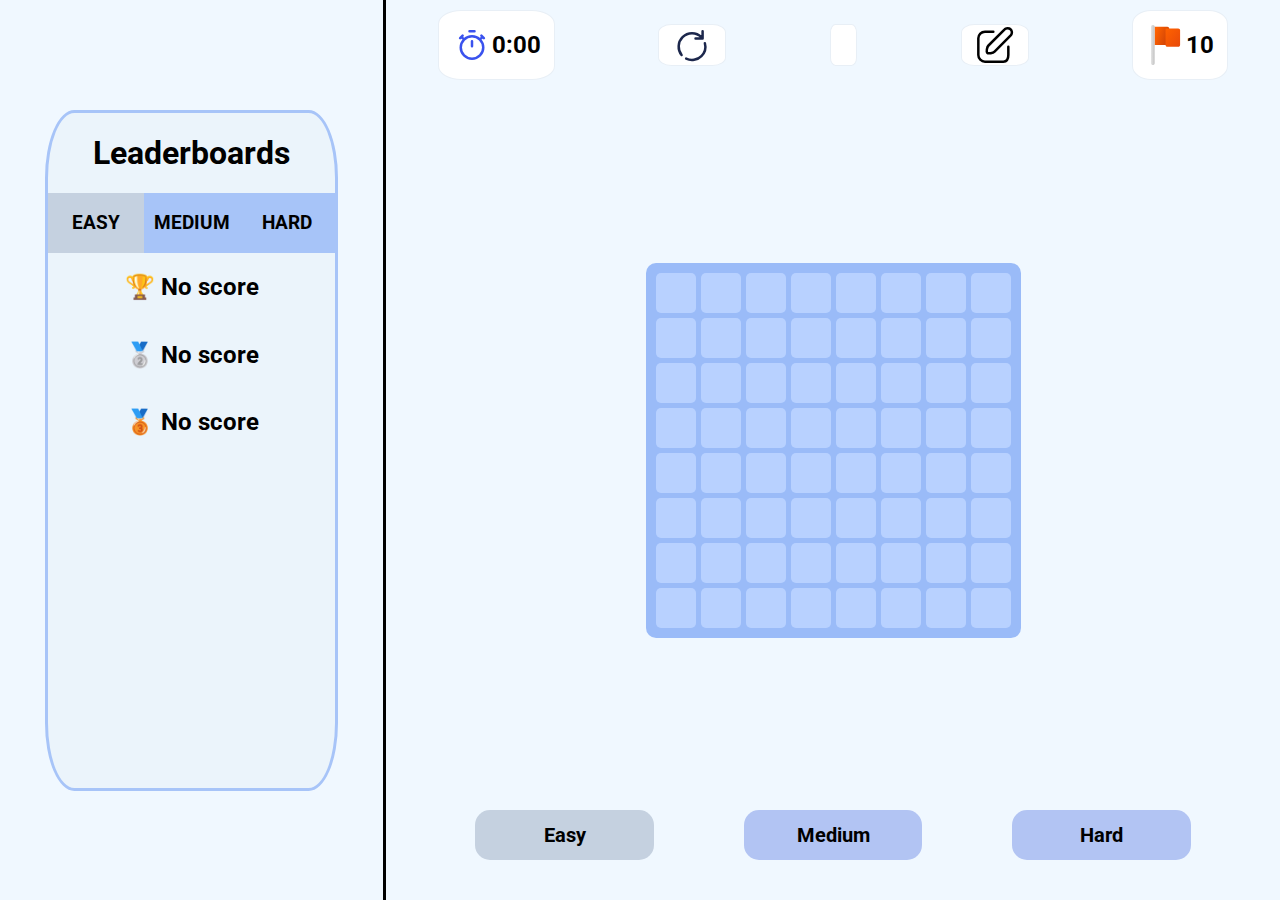
<file: MineSweeper V3/index.html>
<!DOCTYPE html>

<html>
  <header>
    <meta charset="UTF-8" />
    <meta name="viewport" content="width=device-width, initial-scale=1.0" />
    <title>Minesweeper</title>
    <link rel="stylesheet" href="styles.css" />
    <link rel="preconnect" href="https://fonts.googleapis.com" />
    <link rel="preconnect" href="https://fonts.gstatic.com" crossorigin />
    <link
      href="https://fonts.googleapis.com/css2?family=Roboto:ital,wght@0,100;0,300;0,400;0,500;0,700;0,900;1,100;1,300;1,400;1,500;1,700;1,900&display=swap"
      rel="stylesheet"
    />
  </header>
  <body>
    <div class="left-panel">
      <div class="leaderboard">
        <div class="card">
          <h1>Leaderboards</h1>
          <div class="categories-container">
            <div
              id="leaderboard-easy"
              class="category"
              onclick="updateLeaderboards('easy')"
            >
              <h3>EASY</h3>
            </div>
            <div
              class="category"
              id="leaderboard-medium"
              onclick="updateLeaderboards('medium')"
            >
              <h3>MEDIUM</h3>
            </div>
            <div
              class="category"
              id="leaderboard-hard"
              onclick="updateLeaderboards('hard')"
            >
              <h3>HARD</h3>
            </div>
          </div>
          <div class="ranks">
            <div class="rank">
              <h2 id="rank1">🏆 - Be the first here...</h2>
            </div>
            <div class="rank">
              <h2 id="rank2">🏅 - Be the first here...</h2>
            </div>
            <div class="rank">
              <h2 id="rank3">🥉 - Be the first here...</h2>
            </div>
          </div>
        </div>
      </div>
    </div>
    <div class="right-panel">
      <div class="top">
        <div>
          <img src="clock2.svg" alt="" />
          <h2 id="clock">0:00</h2>
        </div>
        <div class="clickable" onclick="location.reload()">
          <img src="refresh.svg" alt="" />
        </div>
        <div>
          <h2 id="gamer_tag">Player 1</h2>
        </div>
        <div class="clickable" onclick="editGamerTag()">
          <img src="edit.svg" alt="" />
        </div>
        <div>
          <img src="flag.svg" alt="" />
          <h2 id="flag_counter"></h2>
        </div>
      </div>
      <div class="board">
        <div id="grid" class="grid"></div>
      </div>
      <div id="diffRow" class="bottom"></div>
    </div>
    <script src="script.js"></script>
  </body>
</html>
</file>
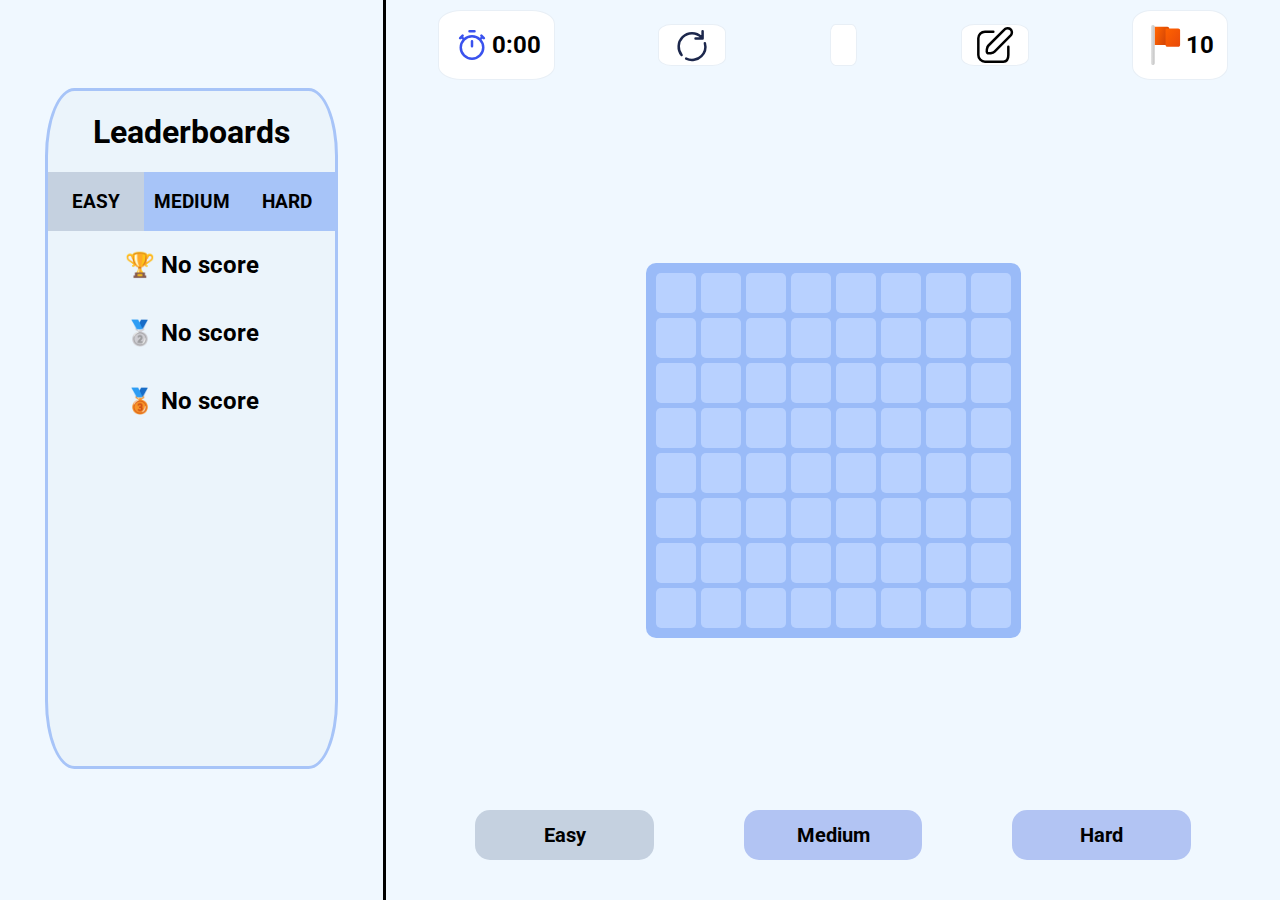
<file: MineSweeper V4/index.html>
<!DOCTYPE html>

<html>
  <head>
    <meta charset="UTF-8" />
    <meta name="viewport" content="width=device-width, initial-scale=1.0" />
    <title>Minesweeper</title>
    <link rel="stylesheet" href="styles.css" />
    <link rel="preconnect" href="https://fonts.googleapis.com" />
    <link rel="preconnect" href="https://fonts.gstatic.com" crossorigin />
    <link
      href="https://fonts.googleapis.com/css2?family=Roboto:ital,wght@0,100;0,300;0,400;0,500;0,700;0,900;1,100;1,300;1,400;1,500;1,700;1,900&display=swap"
      rel="stylesheet"
    />
    <link rel="icon" href="customCursor.png" type="image/png" />
  </head>
  <body>
    <audio id="background-music" autoplay loop>
      <source src="music.mp3" type="audio/mp3" />
    </audio>
    <div class="left-panel">
      <div class="leaderboard">
        <div class="card">
          <h1>Leaderboards</h1>
          <div class="categories-container">
            <div
              id="leaderboard-easy"
              class="category"
              onclick="updateLeaderboards('easy')"
            >
              <h3>EASY</h3>
            </div>
            <div
              class="category"
              id="leaderboard-medium"
              onclick="updateLeaderboards('medium')"
            >
              <h3>MEDIUM</h3>
            </div>
            <div
              class="category"
              id="leaderboard-hard"
              onclick="updateLeaderboards('hard')"
            >
              <h3>HARD</h3>
            </div>
          </div>
          <div class="ranks">
            <div class="rank">
              <h2 id="rank1">🏆 - Be the first here...</h2>
            </div>
            <div class="rank">
              <h2 id="rank2">🏅 - Be the first here...</h2>
            </div>
            <div class="rank">
              <h2 id="rank3">🥉 - Be the first here...</h2>
            </div>
          </div>
        </div>

        <h1 id="end-game-text"></h1>
      </div>
    </div>
    <div class="right-panel">
      <div class="top">
        <div>
          <img src="clock2.svg" alt="" />
          <h2 id="clock">0:00</h2>
        </div>
        <div class="clickable" onclick="location.reload()">
          <img src="refresh.svg" alt="" />
        </div>
        <div>
          <h2 id="gamer_tag">Player 1</h2>
        </div>
        <div class="clickable" onclick="editGamerTag()">
          <img src="edit.svg" alt="" />
        </div>
        <div>
          <img src="flag.svg" alt="" />
          <h2 id="flag_counter"></h2>
        </div>
      </div>
      <div class="board">
        <div id="grid" class="grid"></div>
      </div>
      <div id="diffRow" class="bottom"></div>
    </div>
    <script src="script.js"></script>
  </body>
</html>
</file>
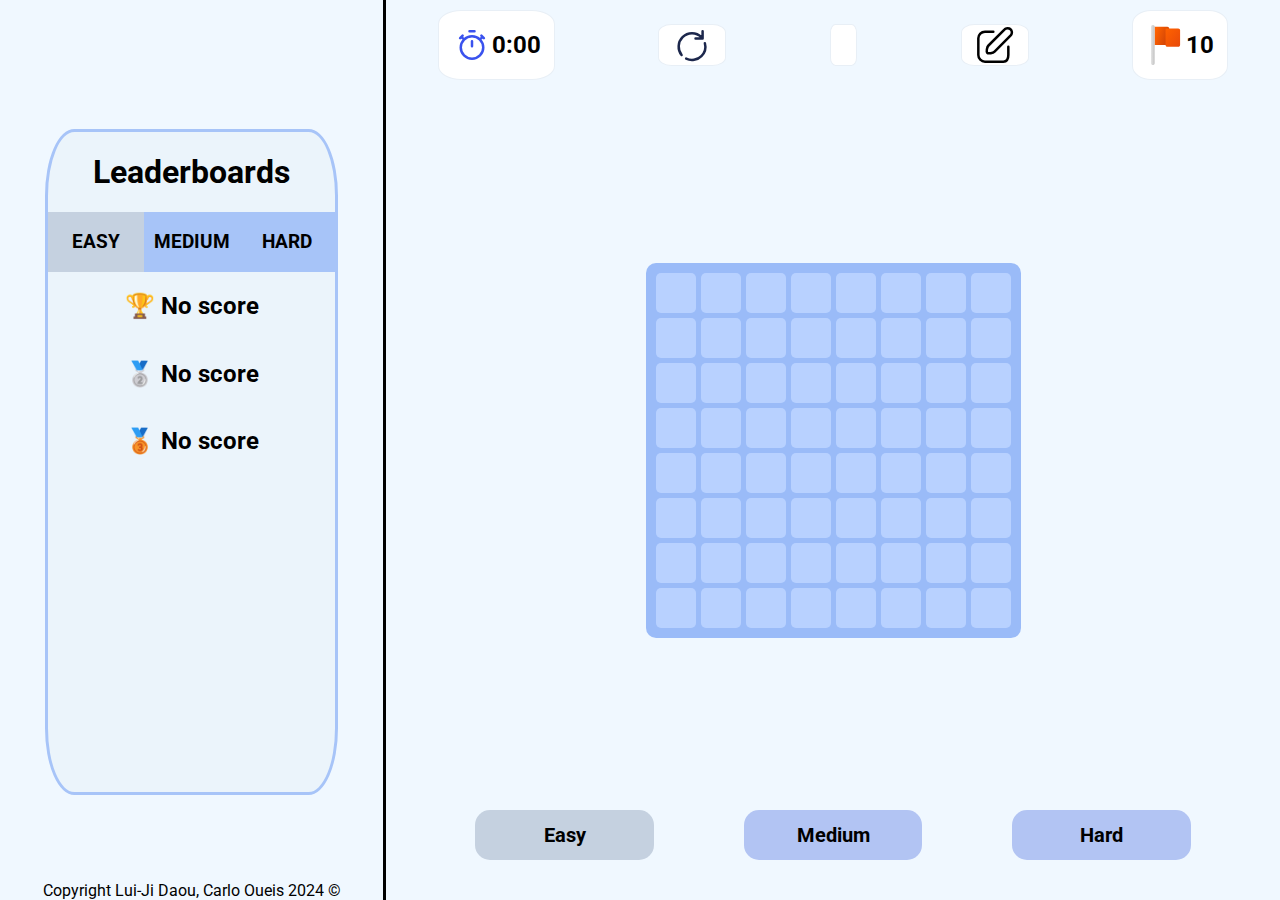
<file: MineSweeper V5/index.html>
<!DOCTYPE html>

<html>
  <head>
    <meta charset="UTF-8" />
    <meta name="viewport" content="width=device-width, initial-scale=1.0" />
    <title>Minesweeper</title>
    <link rel="stylesheet" href="styles.css" />
    <link rel="preconnect" href="https://fonts.googleapis.com" />
    <link rel="preconnect" href="https://fonts.gstatic.com" crossorigin />
    <link
      href="https://fonts.googleapis.com/css2?family=Roboto:ital,wght@0,100;0,300;0,400;0,500;0,700;0,900;1,100;1,300;1,400;1,500;1,700;1,900&display=swap"
      rel="stylesheet"
    />
    <link rel="icon" href="customCursor.png" type="image/png" />
  </head>
  <body>
    <audio id="background-music" autoplay loop>
      <source src="music.mp3" type="audio/mp3" />
    </audio>
    <div class="left-panel">
      <div class="leaderboard">
        <h1 id="end-game-text"></h1>
        <div class="card">
          <h1>Leaderboards</h1>
          <div class="categories-container">
            <div
              id="leaderboard-easy"
              class="category"
              onclick="updateLeaderboards('easy')"
            >
              <h3>EASY</h3>
            </div>
            <div
              class="category"
              id="leaderboard-medium"
              onclick="updateLeaderboards('medium')"
            >
              <h3>MEDIUM</h3>
            </div>
            <div
              class="category"
              id="leaderboard-hard"
              onclick="updateLeaderboards('hard')"
            >
              <h3>HARD</h3>
            </div>
          </div>
          <div class="ranks">
            <div class="rank">
              <h2 id="rank1">🏆 - Be the first here...</h2>
            </div>
            <div class="rank">
              <h2 id="rank2">🏅 - Be the first here...</h2>
            </div>
            <div class="rank">
              <h2 id="rank3">🥉 - Be the first here...</h2>
            </div>
          </div>
        </div>
      </div>
      <footer>Copyright Lui-Ji Daou, Carlo Oueis 2024 ©</footer>
    </div>
    <div class="right-panel">
      <div class="top">
        <div>
          <img src="clock2.svg" alt="" />
          <h2 id="clock">0:00</h2>
        </div>
        <div class="clickable" onclick="location.reload()">
          <img src="refresh.svg" alt="" />
        </div>
        <div>
          <h2 id="gamer_tag">Player 1</h2>
        </div>
        <div class="clickable" onclick="editGamerTag()">
          <img src="edit.svg" alt="" />
        </div>
        <div>
          <img src="flag.svg" alt="" />
          <h2 id="flag_counter"></h2>
        </div>
      </div>
      <div class="board">
        <div id="grid" class="grid"></div>
      </div>
      <div id="diffRow" class="bottom"></div>
    </div>
    <script src="script.js"></script>
  </body>
</html>
</file>
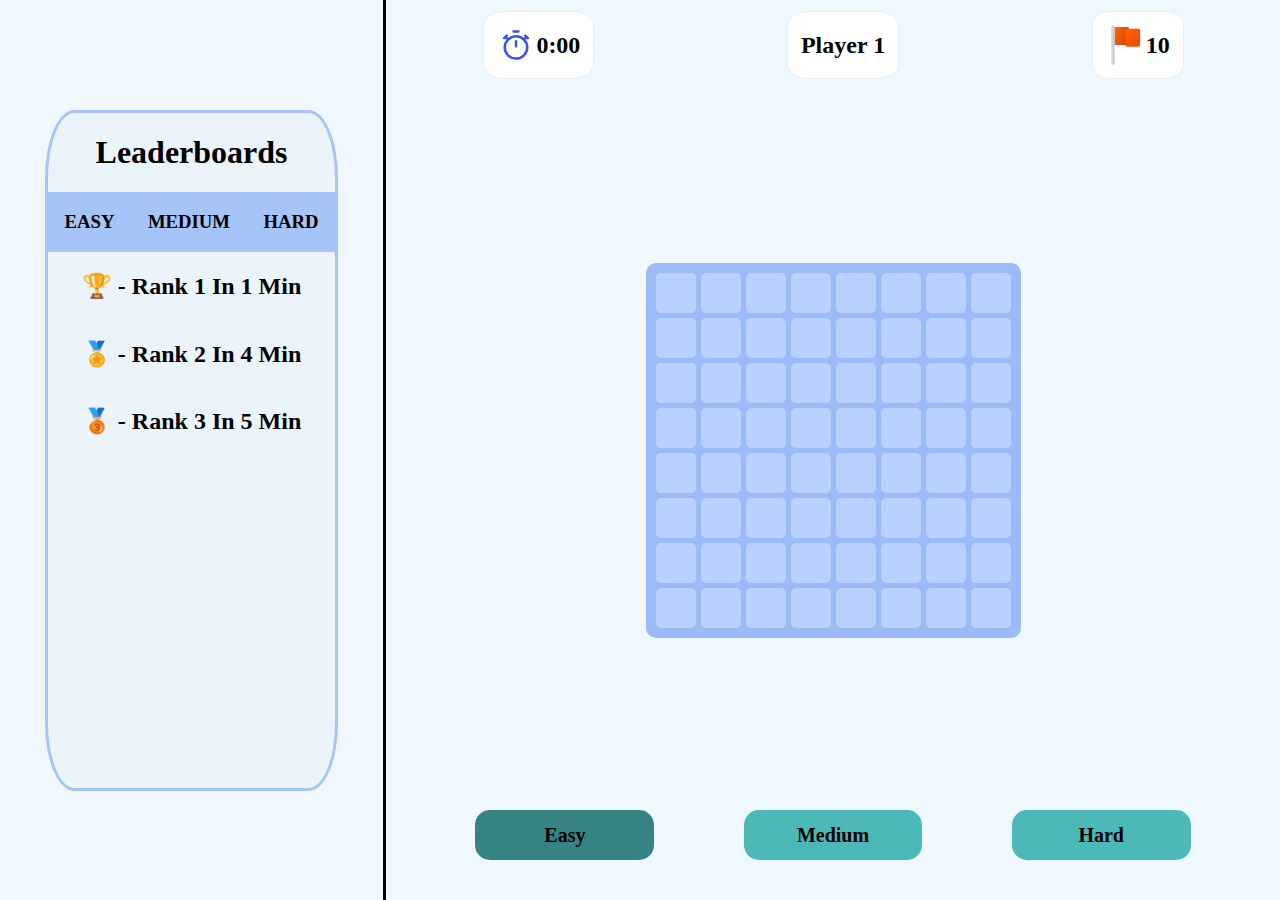
<file: MineSweeper/index.html>
<!DOCTYPE html>

<html>
  <header>
    <meta charset="UTF-8" />
    <meta name="viewport" content="width=device-width, initial-scale=1.0" />
    <title>Minesweeper</title>
    <link rel="stylesheet" href="styles.css" />
  </header>
  <body>
    <div class="left-panel">
      <div class="leaderboard">
        <div class="card">
          <h1>Leaderboards</h1>
          <div class="categories-container">
            <div class="category"><h3>EASY</h3></div>
            <div class="category"><h3>MEDIUM</h3></div>
            <div class="category"><h3>HARD</h3></div>
          </div>
          <div class="ranks">
            <div class="rank"><h2>🏆 - Rank 1 In 1 Min</h2></div>
            <div class="rank"><h2>🏅 - Rank 2 In 4 Min</h2></div>
            <div class="rank"><h2>🥉 - Rank 3 In 5 Min</h2></div>
          </div>
        </div>
      </div>
    </div>
    <div class="right-panel">
      <div class="top">
        <div>
          <img src="clock2.svg" alt="" />
          <h2>0:00</h2>
        </div>
        <div>
          <h2>Player 1</h2>
        </div>
        <div>
          <img src="flag.svg" alt="" />
          <h2 id="flag_counter"></h2>
        </div>
      </div>
      <div class="board">
        <div id="grid" class="grid"></div>
      </div>
      <div id="diffRow" class="bottom"></div>
    </div>
    <script src="script.js"></script>
  </body>
</html>
</file>
<file: MineSweeper V3/styles.css>
body {
  padding: 0;
  margin: 0;
  background-color: aliceblue;
  background-size: cover;
  display: flex;
  font-family: "Roboto", sans-serif;
  user-select: none;
}

.left-panel {
  width: 30vw;
  height: 100vh;
  border-right: solid;
  display: flex;
}

.card {
  background-color: rgb(235, 244, 251);
  border-radius: 10%;
  width: 75%;
  height: 75%;
  text-align: center;
  border: solid;
  border-color: #a7c4f8;
}

.leaderboard {
  height: 100%;
  width: 100%;
  display: flex;
  flex-direction: column;
  justify-content: center;
  align-items: center;
}

.categories-container {
  background-color: #a7c4f8;
  display: flex;
  justify-content: space-between;
  width: 100%;
}

.category {
  cursor: pointer;
  width: 100%;
  margin: auto;
}

.ranks {
  width: 100%;
  display: flex;
  flex-direction: column;
}

.rank {
  width: 100%;
  margin: auto;
  text-align: center;
}

.right-panel {
  width: 70vw;
  height: 100vh;
  display: flex;
  flex-direction: column;
  align-items: center;
  justify-content: center;
}

.top,
.bottom {
  height: 10vh;
  width: 100%;
  display: flex;
  justify-content: space-between;
}

.top div {
  background-color: rgb(255, 255, 255);
  border-radius: 20%;
  padding: 0 1vw;
  margin: auto;
  border: solid;
  border-width: 0.1vw;
  border-color: rgb(232, 239, 246);
  display: flex;
}

.clickable {
  cursor: pointer;
}

.clickable img {
  margin-left: auto;
  margin-right: auto;
}

.top div img {
  max-width: 2.5em;
}

/*////////////
// Mine sweeper grid
////////////*/
.board {
  max-height: 80vh;
  margin: auto;
  cursor: default;
}
.grid {
  border-radius: 10px;
  background-color: #9abbf8;
  display: grid;
  padding: 10px;
  max-width: fit-content;
}
.cell {
  text-align: center;
  align-content: center;
  justify-content: center;
  font-size: 95%;
  white-space: nowrap;
}
.cell.covered {
  background-color: #b8d1ff;
  border-radius: 5px;
  border-color: transparent;
}
.cell.uncovered {
  background-color: #9abbf8;
  border-radius: 0px;
}

/*/////////////
//  Difficulty buttons panel
////////////*/
.bottom {
  display: flex;
  justify-content: space-evenly;
}
.button {
  width: 20%;
  height: 50px;
  background-color: #b2c4f3;
  border-radius: 15px;
  border-color: transparent;
  text-align: center;
  align-content: center;
  font-size: 20px;
  font-weight: bold;
  cursor: default;
}
.button:hover {
  opacity: 80%;
}
.selected {
  /* border: solid;
  border-width: 0.1em; */
  background-color: #c5d1e0;
}
.board img {
  /* max-width: 30vw; */
  max-height: 75vh;
}

input {
  width: 100%;
  height: 100%;
}
</file>
<file: MineSweeper V4/styles.css>
body {
  padding: 0;
  margin: 0;
  background-color: aliceblue;
  background-size: cover;
  display: flex;
  font-family: "Roboto", sans-serif;
  user-select: none;
  cursor: url("customCursor.png"), auto;
}

.left-panel {
  width: 30vw;
  height: 100vh;
  border-right: solid;
  display: flex;
}

.card {
  background-color: rgb(235, 244, 251);
  border-radius: 10%;
  width: 75%;
  height: 75%;
  text-align: center;
  border: solid;
  border-color: #a7c4f8;
}

.leaderboard {
  height: 100%;
  width: 100%;
  display: flex;
  flex-direction: column;
  justify-content: center;
  align-items: center;
}

.categories-container {
  background-color: #a7c4f8;
  display: flex;
  justify-content: space-between;
  width: 100%;
}

.category {
  cursor: pointer;
  width: 100%;
  margin: auto;
}

.ranks {
  width: 100%;
  display: flex;
  flex-direction: column;
}

.rank {
  width: 100%;
  margin: auto;
  text-align: center;
}

.right-panel {
  width: 70vw;
  height: 100vh;
  display: flex;
  flex-direction: column;
  align-items: center;
  justify-content: center;
}

.top,
.bottom {
  height: 10vh;
  width: 100%;
  display: flex;
  justify-content: space-between;
}

.top div {
  background-color: rgb(255, 255, 255);
  border-radius: 20%;
  padding: 0 1vw;
  margin: auto;
  border: solid;
  border-width: 0.1vw;
  border-color: rgb(232, 239, 246);
  display: flex;
}

.clickable {
  cursor: pointer;
}

.clickable img {
  margin-left: auto;
  margin-right: auto;
}

.top div img {
  max-width: 2.5em;
}

/*////////////
// Mine sweeper grid
////////////*/
.board {
  max-height: 80vh;
  margin: auto;
}
.grid {
  border-radius: 10px;
  background-color: #9abbf8;
  display: grid;
  padding: 10px;
  max-width: fit-content;
}
.cell {
  text-align: center;
  align-content: center;
  justify-content: center;
  font-size: 95%;
  white-space: nowrap;
}
.cell.covered {
  background-color: #b8d1ff;
  border-radius: 5px;
  border-color: transparent;
}
.cell.uncovered {
  background-color: #98b3e4;
  border-radius: 5px;
}

/*/////////////
//  Difficulty buttons panel
////////////*/
.bottom {
  display: flex;
  justify-content: space-evenly;
}
.button {
  width: 20%;
  height: 50px;
  background-color: #b2c4f3;
  border-radius: 15px;
  border-color: transparent;
  text-align: center;
  align-content: center;
  font-size: 20px;
  font-weight: bold;
  cursor: default;
}
.button:hover {
  opacity: 80%;
}
.selected {
  /* border: solid;
  border-width: 0.1em; */
  background-color: #c5d1e0;
}
.board img {
  /* max-width: 30vw; */
  max-height: 75vh;
}

input {
  width: 100%;
  height: 100%;
}

.green-bg {
  background-color: #c2e987;
}

.red-bg {
  background-color: #bf7171;
}
</file>
<file: MineSweeper V5/styles.css>
body {
  padding: 0;
  margin: 0;
  background-color: aliceblue;
  background-size: cover;
  display: flex;
  font-family: "Roboto", sans-serif;
  user-select: none;
  cursor: url("customCursor.png"), auto;
}

.left-panel {
  width: 30vw;
  height: 100vh;
  border-right: solid;
  display: flex;
  flex-direction: column;
}

.card {
  background-color: rgb(235, 244, 251);
  border-radius: 10%;
  width: 75%;
  height: 75%;
  text-align: center;
  border: solid;
  border-color: #a7c4f8;
}

.leaderboard {
  height: 100%;
  width: 100%;
  display: flex;
  flex-direction: column;
  justify-content: center;
  align-items: center;
}

.categories-container {
  background-color: #a7c4f8;
  display: flex;
  justify-content: space-between;
  width: 100%;
}

.category {
  cursor: pointer;
  width: 100%;
  margin: auto;
}

.ranks {
  width: 100%;
  display: flex;
  flex-direction: column;
}

.rank {
  width: 100%;
  margin: auto;
  text-align: center;
}

.right-panel {
  width: 70vw;
  height: 100vh;
  display: flex;
  flex-direction: column;
  align-items: center;
  justify-content: center;
}

.top,
.bottom {
  height: 10vh;
  width: 100%;
  display: flex;
  justify-content: space-between;
}

.top div {
  background-color: rgb(255, 255, 255);
  border-radius: 20%;
  padding: 0 1vw;
  margin: auto;
  border: solid;
  border-width: 0.1vw;
  border-color: rgb(232, 239, 246);
  display: flex;
}

.clickable {
  cursor: pointer;
}

.clickable img {
  margin-left: auto;
  margin-right: auto;
}

.top div img {
  max-width: 2.5em;
}

/*////////////
// Mine sweeper grid
////////////*/
.board {
  max-height: 80vh;
  margin: auto;
}
.grid {
  border-radius: 10px;
  background-color: #9abbf8;
  display: grid;
  padding: 10px;
  max-width: fit-content;
}
.cell {
  text-align: center;
  align-content: center;
  justify-content: center;
  font-size: 95%;
  white-space: nowrap;
}
.cell.covered {
  background-color: #b8d1ff;
  border-radius: 5px;
  border-color: transparent;
}
.cell.uncovered {
  background-color: #98b3e4;
  border-radius: 5px;
}

/*/////////////
//  Difficulty buttons panel
////////////*/
.bottom {
  display: flex;
  justify-content: space-evenly;
}
.button {
  width: 20%;
  height: 50px;
  background-color: #b2c4f3;
  border-radius: 15px;
  border-color: transparent;
  text-align: center;
  align-content: center;
  font-size: 20px;
  font-weight: bold;
  cursor: default;
}
.button:hover {
  opacity: 80%;
}
.selected {
  /* border: solid;
  border-width: 0.1em; */
  background-color: #c5d1e0;
}
.board img {
  /* max-width: 30vw; */
  max-height: 75vh;
}

input {
  width: 100%;
  height: 100%;
}

.green-bg {
  background-color: #c2e987;
}

.red-bg {
  background-color: #bf7171;
}

@media screen and (max-width: 768px) {
  body {
    flex-direction: column;
  }

  .left-panel,
  .right-panel {
    width: 100vw;
  }

  .left-panel {
    order: 2;
    padding-bottom: 10px;
  }

  .right-panel {
    height: 90vh;
    max-width: 100vw;
    order: 1;
  }
}

footer {
  margin-left: auto;
  margin-right: auto;
}
</file>
<file: MineSweeper/styles.css>
body {
  padding: 0;
  margin: 0;
  background-color: aliceblue;
  background-size: cover;
  display: flex;
}

.left-panel {
  width: 30vw;
  height: 100vh;
  border-right: solid;
  display: flex;
}

.card {
  background-color: rgb(235, 244, 251);
  border-radius: 10%;
  width: 75%;
  height: 75%;
  text-align: center;
  border: solid;
  border-color: #a7c4f8;
}

.leaderboard {
  height: 100%;
  width: 100%;
  display: flex;
  flex-direction: column;
  justify-content: center;
  align-items: center;
}

.categories-container {
  background-color: #a7c4f8;
  display: flex;
  justify-content: space-between;
  width: 100%;
}

.category {
  margin: auto;
}

.ranks {
  width: 100%;
  display: flex;
  flex-direction: column;
}

.rank {
  width: 100%;
  margin: auto;
  text-align: center;
}

.right-panel {
  width: 70vw;
  height: 100vh;
  display: flex;
  flex-direction: column;
  align-items: center;
  justify-content: center;
}

.top,
.bottom {
  height: 10vh;
  width: 100%;
  display: flex;
  justify-content: space-between;
}

.top div {
  background-color: rgb(255, 255, 255);
  border-radius: 20%;
  padding: 0 1vw;
  margin: auto;
  border: solid;
  border-width: 0.1vw;
  border-color: rgb(232, 239, 246);
  display: flex;
  cursor: default;
}

.top div img {
  max-width: 2.5em;
}

/*////////////
// Mine sweeper grid
////////////*/
.board {
  max-height: 80vh;
  margin: auto;
  cursor: default;
}
.grid {
  border-radius: 10px;
  background-color: #9abbf8;
  display: grid;
  padding: 10px;
  max-width: fit-content;
}
.cell {
  text-align: center;
  align-content: center;
  justify-content: center;
  font-size: 95%;
  white-space: nowrap;
}
.cell.covered {
  background-color: #b8d1ff;
  border-radius: 5px;
  border-color: transparent;
}
.cell.uncovered {
  background-color: #9abbf8;
  border-radius: 0px;
}

/*/////////////
//  Difficulty buttons panel
////////////*/
.bottom {
  display: flex;
  justify-content: space-evenly;
}
.button {
  width: 20%;
  height: 50px;
  background-color: #4db8b8;
  border-radius: 15px;
  border-color: transparent;
  text-align: center;
  align-content: center;
  font-size: 20px;
  font-weight: bold;
  cursor: default;
}
.button:hover {
  opacity: 80%;
}
.button.selected {
  background-color: #358383;
}
.board img {
  /* max-width: 30vw; */
  max-height: 75vh;
}
</file>
